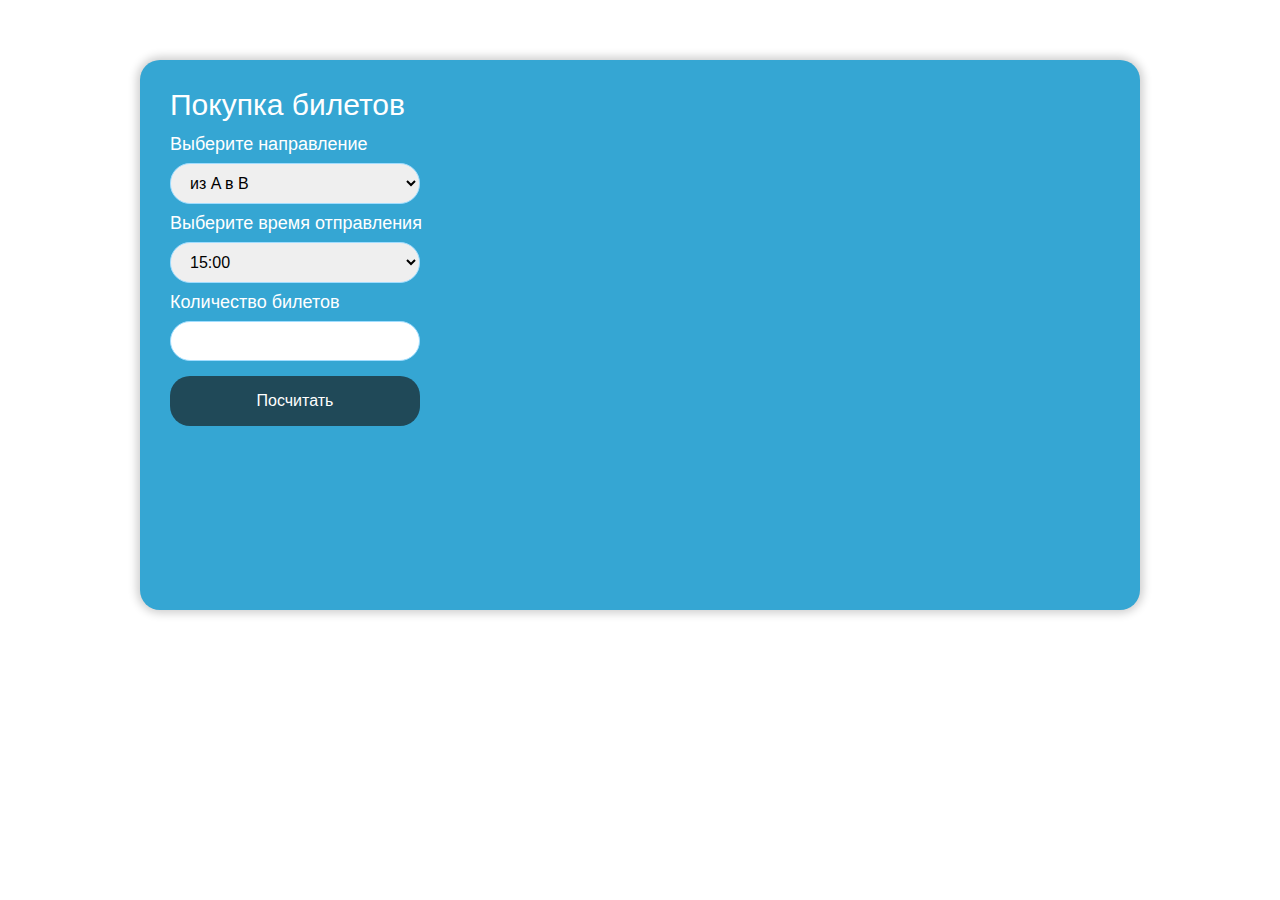
<file: js-2/index.html>
<!DOCTYPE html>
<html lang="ru">
<head>
   <meta charset="UTF-8">
   <meta http-equiv="X-UA-Compatible" content="IE=edge">
   <meta name="viewport" content="width=device-width, initial-scale=1.0">
   <link rel="stylesheet" href="./src/style/style.css">
   <title>JS-2</title>
</head>
<body>
   <div class="wrapper">
      <main class="tickets">
         <div class="tickets__container container">
            <div class="tickets__content">
               <h1 class="tickets__title">Покупка билетов</h1>
               <div class="tickets__destination destination">
                  <label class="destination__label" for="route">Выберите направление</label>
                  <select class="destination__select" name="route" id="route">
                     <option class="destination__option" value="fromA">из A в B</option>
                     <option class="destination__option" value="fromB">из B в A</option>
                     <option class="destination__option" value="fromAtoA">из A в B и обратно в А</option>
                  </select>
               </div>
               
               <div class="tickets__time time">
                  <label class="time__label" for="time">Выберите время отправления</label>
                  <!-- Подставляется значение из JS -->
               </div>
               
               <div class="tickets__quantity quantity">
                  <label class="quantity__label" for="num">Количество билетов</label>
                  <input class="quantity__input" id="num" type="number" min="1" max="30">
                  <button class="quantity__btn">Посчитать</button>
               </div>
            </div>
         </div>
      </main>
   </div>
  <script src="./src/js/script.js"></script>
</body>
</html>
</file>
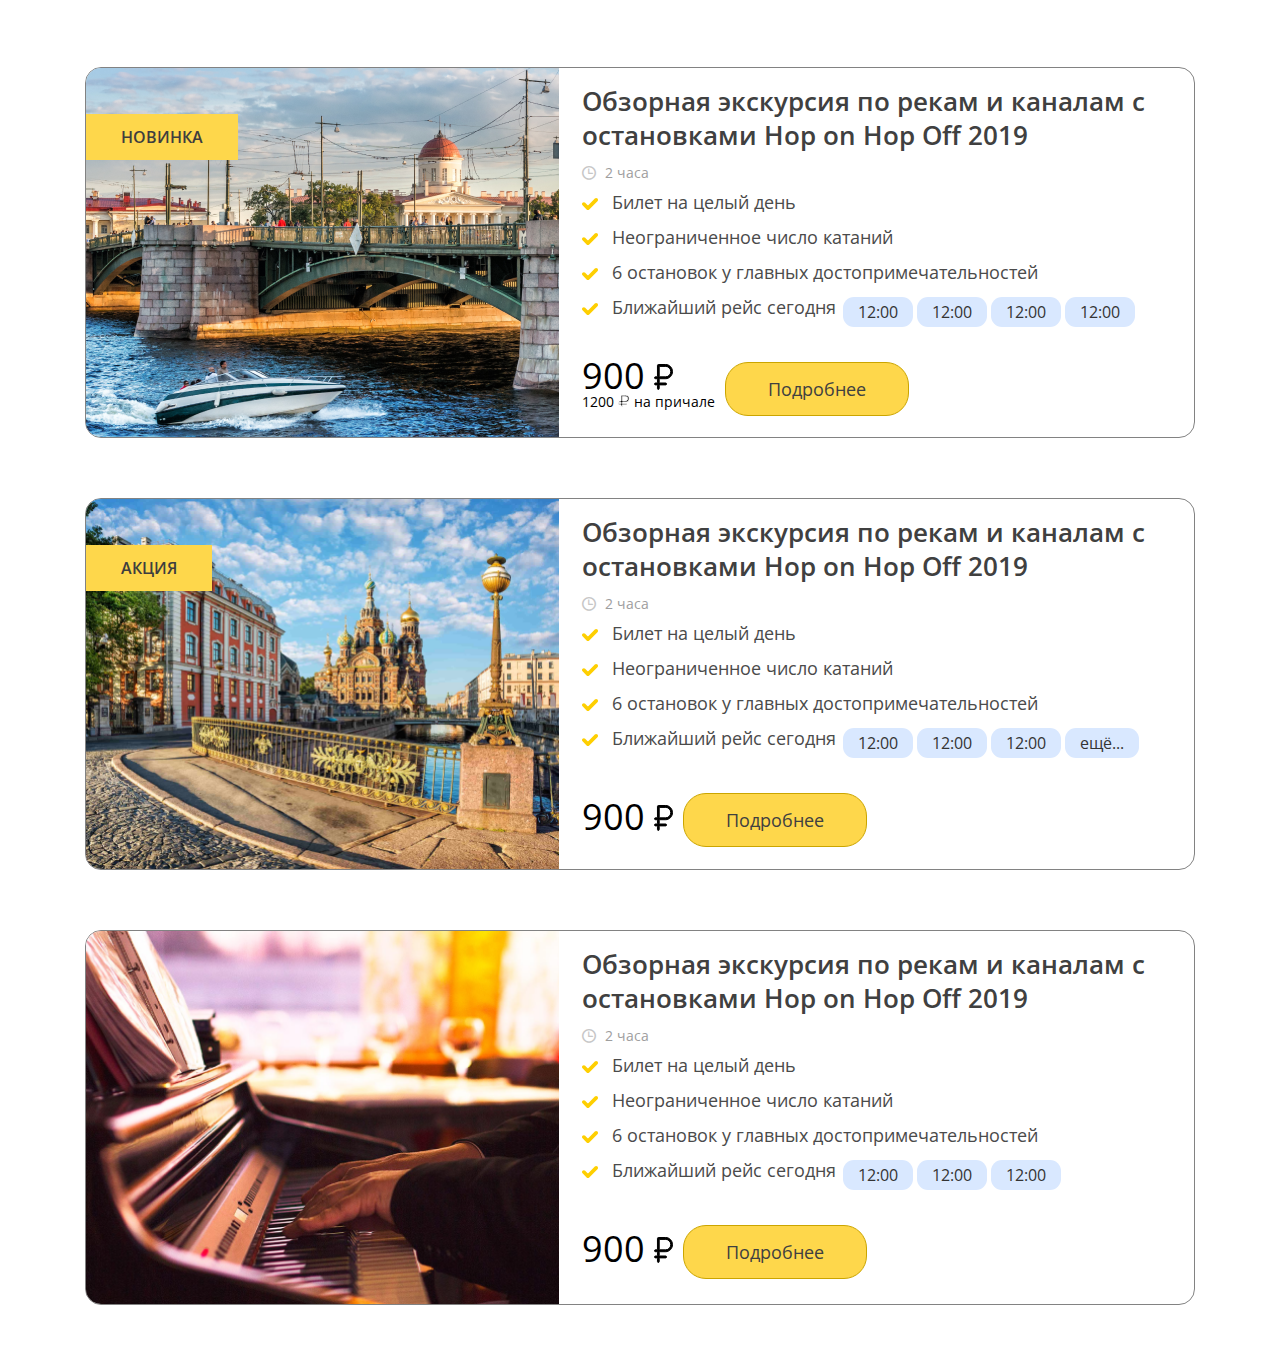
<file: task-1/index.html>
<!DOCTYPE html>
<html lang="en">
<head>
   <meta charset="UTF-8">
   <meta http-equiv="X-UA-Compatible" content="IE=edge">
   <meta name="viewport" content="width=device-width, initial-scale=1.0">
   <link rel="stylesheet" href="./src/assets/icons/icons.css">
   <link rel="stylesheet" href="./src/style/style.css">
   <title>Task-1</title>
</head>
<body>
   <main class="wrapper">
      <section class="cards">
         <div class="cards__container container">
            <div class="cards__items">
               <div class="cards__item item">
                  <div class="item__img">
                     <img src="./src/assets/img/01.png" alt="Река">
                  </div>
                  <div class="item__descr descr">
                     <p class="descr__time icon-clock">2 часа</p>
                     <h2 class="descr__title">Обзорная экскурсия по рекам и каналам  с остановками Hop on Hop Off 2019</h2>
                     <ul class="descr__list">
                        <li class="descr__item">Билет на целый день</li>
                        <li class="descr__item">Неограниченное число катаний</li>
                        <li class="descr__item">6 остановок у главных достопримечательностей</li>
                        <li class="descr__item todays-ship">
                           <p>Ближайший рейс сегодня</p>
                           <span class="descr__item-clock">
                              <span class="descr__item-time">12:00</span>
                              <span class="descr__item-time">12:00</span>
                              <span class="descr__item-time">12:00</span>
                              <span class="descr__item-time">12:00</span>
                           </span>
                        </li>
                     </ul>
                     <div class="descr__footer">
                        <div class="descr__price">
                           <p class="descr__amount">900 <img src="./src/assets/icons/ruble.svg" alt="Рублей"></p>
                           <p class="descr__ship">1200 <img src="./src/assets/icons/small-ruble.svg" alt="Рублей"> на причале</p>
                        </div>
                        <a href="#" class="descr__link">Подробнее</a>
                     </div>
                  </div>
                  <p class="item__status">Новинка</p>
               </div>
               <div class="cards__item item">
                  <div class="item__img">
                     <img src="./src/assets/img/02.png" alt="Река">
                  </div>
                  <div class="item__descr descr">
                     <p class="descr__time icon-clock">2 часа</p>
                     <h2 class="descr__title">Обзорная экскурсия по рекам и каналам  с остановками Hop on Hop Off 2019</h2>
                     <ul class="descr__list">
                        <li class="descr__item">Билет на целый день</li>
                        <li class="descr__item">Неограниченное число катаний</li>
                        <li class="descr__item">6 остановок у главных достопримечательностей</li>
                        <li class="descr__item todays-ship">
                           <p>Ближайший рейс сегодня</p>
                           <span class="descr__item-clock">
                              <span class="descr__item-time">12:00</span>
                              <span class="descr__item-time">12:00</span>
                              <span class="descr__item-time">12:00</span>
                              <span class="descr__item-time">12:00</span>
                              <span class="descr__item-time">12:00</span>
                              <span class="descr__item-time">12:00</span>
                              <span class="descr__item-time">12:00</span>
                           </span>
                        </li>
                     </ul>
                     <div class="descr__footer">
                        <div class="descr__price">
                           <p class="descr__amount">900 <img src="./src/assets/icons/ruble.svg" alt="Рублей"></p>
                        </div>
                        <a href="#" class="descr__link">Подробнее</a>
                     </div>
                  </div>
                  <p class="item__status">Акция</p>
               </div>
               <div class="cards__item item">
                  <div class="item__img">
                     <img src="./src/assets/img/03.png" alt="Река">
                  </div>
                  <div class="item__descr descr">
                     <p class="descr__time icon-clock">2 часа</p>
                     <h2 class="descr__title">Обзорная экскурсия по рекам и каналам  с остановками Hop on Hop Off 2019</h2>
                     <ul class="descr__list">
                        <li class="descr__item">Билет на целый день</li>
                        <li class="descr__item">Неограниченное число катаний</li>
                        <li class="descr__item">6 остановок у главных достопримечательностей</li>
                        <li class="descr__item todays-ship">
                           <p>Ближайший рейс сегодня</p>
                           <span class="descr__item-clock">
                              <span class="descr__item-time">12:00</span>
                              <span class="descr__item-time">12:00</span>
                              <span class="descr__item-time">12:00</span>
                           </span>
                        </li>
                     </ul>
                     <div class="descr__footer">
                        <div class="descr__price">
                           <p class="descr__amount">900 <img src="./src/assets/icons/ruble.svg" alt="Рублей"></p>
                        </div>
                        <a href="#" class="descr__link">Подробнее</a>
                     </div>
                  </div>
               </div>
            </div>
         </div>
      </section>
   </main>
   <script src="./src/js/script.js"></script>
</body>
</html>
</file>
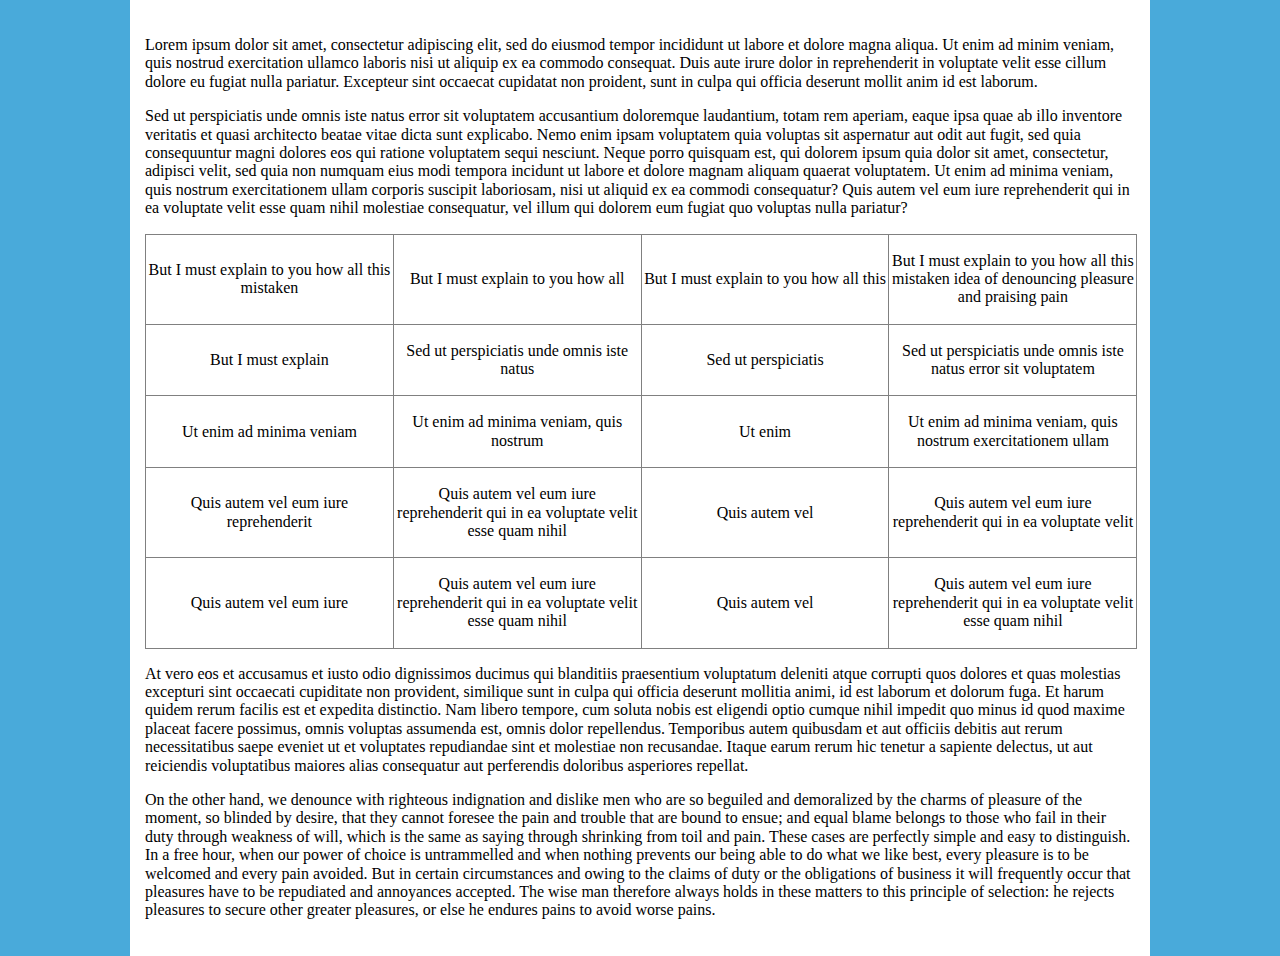
<file: task-2/index.html>
<!DOCTYPE html>
<html lang="en">
<head>
   <meta charset="UTF-8">
   <meta http-equiv="X-UA-Compatible" content="IE=edge">
   <meta name="viewport" content="width=device-width, initial-scale=1.0">
   <link rel="stylesheet" href="./src/style/style.css">
   <title>Document</title>
</head>
<body>
   <div class="blog">
      <p>
        Lorem ipsum dolor sit amet, consectetur adipiscing elit, sed do eiusmod tempor incididunt ut labore et dolore magna aliqua. Ut enim ad minim veniam, quis nostrud exercitation ullamco laboris nisi ut aliquip ex ea commodo consequat. Duis aute irure dolor in reprehenderit in voluptate velit esse cillum dolore eu fugiat nulla pariatur. Excepteur sint occaecat cupidatat non proident, sunt in culpa qui officia deserunt mollit anim id est laborum.
      </p>
      <p>
        Sed ut perspiciatis unde omnis iste natus error sit voluptatem accusantium doloremque laudantium, totam rem aperiam, eaque ipsa quae ab illo inventore veritatis et quasi architecto beatae vitae dicta sunt explicabo. Nemo enim ipsam voluptatem quia voluptas sit aspernatur aut odit aut fugit, sed quia consequuntur magni dolores eos qui ratione voluptatem sequi nesciunt. Neque porro quisquam est, qui dolorem ipsum quia dolor sit amet, consectetur, adipisci velit, sed quia non numquam eius modi tempora incidunt ut labore et dolore magnam aliquam quaerat voluptatem. Ut enim ad minima veniam, quis nostrum exercitationem ullam corporis suscipit laboriosam, nisi ut aliquid ex ea commodi consequatur? Quis autem vel eum iure reprehenderit qui in ea voluptate velit esse quam nihil molestiae consequatur, vel illum qui dolorem eum fugiat quo voluptas nulla pariatur?
      </p>

      <!-- Решением проблемы скролла является - удаление жестко поставленной высоты у table и добавление определенных стилей в файле css -->
      <table border="1" style="border-collapse: collapse; width: 100.23640661938533%;">
         <tbody>
         <tr style="height: 36px;">
            <td style="width: 25%; height: 36px; border-style: solid; text-align: center;">
               <span style="font-weight: 400;">But I must explain to you how all this mistaken</span>
            </td>
            <td style="width: 25%; height: 36px; border-style: solid;">
               <p>
                  <span style="font-weight: 400;"></span>
               </p>
               <p style="text-align: center;">
                  <span style="font-weight: 400;">But I must explain to you how all</span>
               </p>
               <p>
                  <span style="font-weight: 400;"></span>
               </p>
            </td>
            <td style="width: 25%; height: 36px; border-style: solid; text-align: center;">
               <span style="font-weight: 400;">But I must explain to you how all this</span>
            </td>
            <td style="width: 82.8017176331783%; height: 36px; border-style: solid; text-align: center;">
               <p>
                  <span style="font-weight: 400;"></span>
               </p>
               <p>
                  <span style="font-weight: 400;">But I must explain to you how all this mistaken idea of denouncing pleasure and praising pain</span>
               </p>
               <p>
                  <span style="font-weight: 400;"></span>
               </p>
            </td>
         </tr>
         <tr style="height: 18px;">
            <td style="width: 25%; height: 18px; border-style: solid; text-align: center;">
               <span style="font-weight: 400;">But I must explain  </span>
            </td>
            <td style="width: 25%; height: 18px; border-style: solid;">
               <p>
                  <span style="font-weight: 400;"></span>
               </p>
               <p style="text-align: center;">
                  <span style="font-weight: 400;">Sed ut perspiciatis unde omnis iste natus</span>
               </p>
               <p><span style="font-weight: 400;"></span></p>
            </td>
            <td style="width: 25%; height: 18px; border-style: solid; text-align: center;">
               <span style="font-weight: 400;">Sed ut perspiciatis</span>
            </td>
            <td style="width: 82.8017176331783%; height: 18px; border-style: solid; text-align: center;">
               <p>
                  <span style="font-weight: 400;"></span>
               </p>
               <p>
                  <span style="font-weight: 400;">Sed ut perspiciatis unde omnis iste natus error sit voluptatem</span>
               </p>
               <p>
                  <span style="font-weight: 400;"></span>
               </p>
            </td>
         </tr>
         <tr style="height: 54px;">
            <td style="width: 25%; border-style: solid; height: 54px; text-align: center;">
               <span style="font-weight: 400;">Ut enim ad minima veniam</span>
            </td>
            <td style="width: 25%; border-style: solid; height: 54px;">
               <p>
                  <span style="font-weight: 400;"></span>
               </p>
               <p style="text-align: center;">
                  <span style="font-weight: 400;">Ut enim ad minima veniam, quis nostrum</span>
               </p>
               <p>
                  <span style="font-weight: 400;"></span>
               </p>
            </td>
            <td style="width: 25%; border-style: solid; height: 54px; text-align: center;">
               <span style="font-weight: 400;">Ut enim</span>
            </td>
            <td style="width: 82.8017176331783%; border-style: solid; height: 54px; text-align: center;">
               <p>
                  <span style="font-weight: 400;"></span>
               </p>
               <p>
                  <span style="font-weight: 400;">Ut enim ad minima veniam, quis nostrum exercitationem ullam</span>
                  <span style="font-weight: 400;"></span>
               </p>
               <p>
                  <span style="font-weight: 400;"></span>
               </p>
            </td>
         </tr>
         <tr style="height: 72px;">
            <td style="width: 25%; border-style: solid; height: 72px; text-align: center;">
               <span style="font-weight: 400;">Quis autem vel eum iure reprehenderit</span>
            </td>
            <td style="width: 25%; border-style: solid; height: 72px;">
               <p>
                  <span style="font-weight: 400;"></span>
               </p>
               <p style="text-align: center;">
                  <span style="font-weight: 400;">Quis autem vel eum iure reprehenderit qui in ea voluptate velit esse quam nihil</span>
               </p>
               <p>
                  <span style="font-weight: 400;"></span>
               </p>
            </td>
            <td style="width: 25%; border-style: solid; height: 72px; text-align: center;">
               <span style="font-weight: 400;">Quis autem vel</span>
            </td>
            <td style="width: 82.8017176331783%; border-style: solid; height: 72px; text-align: center;">
               <span style="font-weight: 400;">Quis autem vel eum iure reprehenderit qui in ea voluptate velit</span>
            </td>
         </tr>
         <tr style="height: 54px;">
            <td style="width: 25%; border-style: solid; height: 54px; text-align: center;">
               <span style="font-weight: 400;">Quis autem vel eum iure</span>
            </td>
            <td style="width: 25%; border-style: solid; height: 54px;">
            <p>
               <span style="font-weight: 400;"></span>
            </p>
            <p style="text-align: center;">
               <span style="font-weight: 400;">Quis autem vel eum iure reprehenderit qui in ea voluptate velit esse quam nihil</span>
            </p>
            <p>
               <span style="font-weight: 400;"></span>
            </p>
            </td>
            <td style="width: 25%; border-style: solid; height: 54px; text-align: center;">
               <span style="font-weight: 400;">Quis autem vel</span>
            </td>
            <td style="width: 82.8017176331783%; border-style: solid; height: 54px; text-align: center;">
               <span style="font-weight: 400;">Quis autem vel eum iure reprehenderit qui in ea voluptate velit esse quam nihil</span>
            </td>
         </tr>
      </tbody>
    </table>
      
      <p>At vero eos et accusamus et iusto odio dignissimos ducimus qui blanditiis praesentium voluptatum deleniti atque corrupti quos dolores et quas molestias excepturi sint occaecati cupiditate non provident, similique sunt in culpa qui officia deserunt mollitia animi, id est laborum et dolorum fuga. Et harum quidem rerum facilis est et expedita distinctio. Nam libero tempore, cum soluta nobis est eligendi optio cumque nihil impedit quo minus id quod maxime placeat facere possimus, omnis voluptas assumenda est, omnis dolor repellendus. Temporibus autem quibusdam et aut officiis debitis aut rerum necessitatibus saepe eveniet ut et voluptates repudiandae sint et molestiae non recusandae. Itaque earum rerum hic tenetur a sapiente delectus, ut aut reiciendis voluptatibus maiores alias consequatur aut perferendis doloribus asperiores repellat.</p><p>On the other hand, we denounce with righteous indignation and dislike men who are so beguiled and demoralized by the charms of pleasure of the moment, so blinded by desire, that they cannot foresee the pain and trouble that are bound to ensue; and equal blame belongs to those who fail in their duty through weakness of will, which is the same as saying through shrinking from toil and pain. These cases are perfectly simple and easy to distinguish. In a free hour, when our power of choice is untrammelled and when nothing prevents our being able to do what we like best, every pleasure is to be welcomed and every pain avoided. But in certain circumstances and owing to the claims of duty or the obligations of business it will frequently occur that pleasures have to be repudiated and annoyances accepted. The wise man therefore always holds in these matters to this principle of selection: he rejects pleasures to secure other greater pleasures, or else he endures pains to avoid worse pains.</p>
    </div>
</body>
</html>
</file>
<file: js-2/src/style/style.css>
@charset "UTF-8";
/*Обнуление*/
* {
  padding: 0;
  margin: 0;
  border: 0;
}

*, *:before, *:after {
  -moz-box-sizing: border-box;
  -webkit-box-sizing: border-box;
  box-sizing: border-box;
}

:focus, :active {
  outline: none;
}

a:focus, a:active {
  outline: none;
}

nav, footer, header, aside {
  display: block;
}

html, body {
  height: 100%;
  width: 100%;
  font-size: 100%;
  line-height: 1;
  font-size: 14px;
  -ms-text-size-adjust: 100%;
  -moz-text-size-adjust: 100%;
  -webkit-text-size-adjust: 100%;
}

input, button, textarea {
  font-family: inherit;
}

input::-ms-clear {
  display: none;
}

button {
  cursor: pointer;
}

button::-moz-focus-inner {
  padding: 0;
  border: 0;
}

a, a:visited {
  text-decoration: none;
}

a:hover {
  text-decoration: none;
}

a {
  color: inherit;
}

ul li {
  list-style: none;
}

img {
  vertical-align: top;
}

svg {
  overflow: auto;
}

h1, h2, h3, h4, h5, h6 {
  font-size: inherit;
  font-weight: 400;
}

/*--------------------*/
html,
body {
  font-family: Arial, "Helvetica Neue", Helvetica, sans-serif;
  font-size: 18px;
  font-weight: 500;
}

select, input, button {
  border: 1px solid rgb(161, 221, 255);
  border-radius: 20px;
  padding: 10px 15px;
  font-size: 16px;
  width: 250px;
  display: block;
  font-family: Arial, "Helvetica Neue", Helvetica, sans-serif;
}

label {
  display: block;
  margin-bottom: 10px;
}

.container {
  max-width: 1000px;
  margin: 0 auto;
}

.wrapper {
  padding-top: 60px;
}

.tickets__container {
  min-height: 550px;
  border-radius: 20px;
  background: rgb(53, 166, 211);
  padding: 30px;
  color: #fff;
  box-shadow: 0px 0px 10px 3px rgba(0, 0, 0, 0.2);
  display: flex;
  justify-content: space-between;
}
.tickets__content {
  flex: 0 0 50%;
}
.tickets__title {
  font-size: 30px;
  margin-bottom: 15px;
}
.tickets__destination {
  margin-bottom: 10px;
}
.tickets__time {
  margin-bottom: 10px;
}
.tickets__quantity {
  margin-bottom: 10px;
}
.tickets__result {
  flex: 0 0 50%;
  padding: 15px;
  border-radius: 20px;
  border: 1px solid #eee;
  display: flex;
  flex-direction: column;
  justify-content: space-between;
}
.tickets__text {
  margin-bottom: 10px;
  line-height: 150%;
}
.tickets__submit {
  display: block;
  width: 100%;
  background: rgb(32, 73, 88);
  color: #fff;
  border: none;
  line-height: 30px;
  transition: all 0.3s;
}
.tickets__submit:hover {
  background: rgb(59, 138, 167);
}
.tickets__ship {
  display: flex;
  justify-content: center;
  margin-bottom: 10px;
}
.tickets__ship img {
  width: 150px;
}

.time-back {
  margin-bottom: 10px;
}

.destination__label {
  margin-right: 15px;
}

.time__select {
  margin-bottom: 10px;
}

.quantity__input {
  margin-bottom: 15px;
}
.quantity__btn {
  background: rgb(32, 73, 88);
  color: #fff;
  border: none;
  line-height: 30px;
  transition: all 0.3s;
}
.quantity__btn:hover {
  background: rgb(59, 138, 167);
}
</file>
<file: task-1/src/assets/icons/icons.css>
@font-face {
  font-family: 'icomoon';
  src:  url('fonts/icomoon.eot?xe1185');
  src:  url('fonts/icomoon.eot?xe1185#iefix') format('embedded-opentype'),
    url('fonts/icomoon.ttf?xe1185') format('truetype'),
    url('fonts/icomoon.woff?xe1185') format('woff'),
    url('fonts/icomoon.svg?xe1185#icomoon') format('svg');
  font-weight: normal;
  font-style: normal;
  font-display: block;
}

[class^="icon-"]:before, [class*=" icon-"]:before {
  /* use !important to prevent issues with browser extensions that change fonts */
  font-family: 'icomoon' !important;
  speak: never;
  font-style: normal;
  font-weight: normal;
  font-variant: normal;
  text-transform: none;
  line-height: 1;

  /* Better Font Rendering =========== */
  -webkit-font-smoothing: antialiased;
  -moz-osx-font-smoothing: grayscale;
}

.icon-check:before {
  content: "\e900";
}
.icon-clock:before {
  content: "\e901";
}
</file>
<file: task-1/src/style/style.css>
@charset "UTF-8";
/*Обнуление*/
@import url("https://fonts.googleapis.com/css2?family=Open+Sans:wght@400;600&display=swap");
* {
  padding: 0;
  margin: 0;
  border: 0;
}

*, *:before, *:after {
  -moz-box-sizing: border-box;
  -webkit-box-sizing: border-box;
  box-sizing: border-box;
}

:focus, :active {
  outline: none;
}

a:focus, a:active {
  outline: none;
}

nav, footer, header, aside {
  display: block;
}

html, body {
  height: 100%;
  width: 100%;
  font-size: 100%;
  line-height: 1;
  font-size: 14px;
  -ms-text-size-adjust: 100%;
  -moz-text-size-adjust: 100%;
  -webkit-text-size-adjust: 100%;
}

input, button, textarea {
  font-family: inherit;
}

input::-ms-clear {
  display: none;
}

button {
  cursor: pointer;
}

button::-moz-focus-inner {
  padding: 0;
  border: 0;
}

a, a:visited {
  text-decoration: none;
}

a:hover {
  text-decoration: none;
}

a {
  color: inherit;
}

ul li {
  list-style: none;
}

img {
  vertical-align: top;
}

svg {
  overflow: auto;
}

h1, h2, h3, h4, h5, h6 {
  font-size: inherit;
  font-weight: 400;
}

/*--------------------*/
.icon-clock:before {
  color: #C7C7C7;
}

html,
body {
  font-family: "Open Sans", sans-serif;
}

.hide {
  display: none;
}

@media (min-width: 320px) {
  .container {
    max-width: 370px;
    margin: 0 auto;
    padding: 0 15px;
  }
  .cards {
    padding: 26px 0;
  }
  .item {
    margin-bottom: 30px;
    position: relative;
    border: 0.3px solid #828282;
    border-radius: 16px;
    overflow: hidden;
    z-index: 1;
    display: flex;
    flex-direction: column;
  }
  .item:last-child {
    margin-bottom: 0;
  }
  .item__img {
    display: flex;
    justify-content: center;
    align-items: center;
  }
  .item__img img {
    width: 100%;
    object-fit: cover;
    height: 100%;
  }
  .item__status {
    position: absolute;
    left: 0;
    top: 40px;
    z-index: 2;
    background: #FED74B;
    padding: 8px 17px;
    text-transform: uppercase;
    font-weight: 600;
    font-size: 12px;
    line-height: 20px;
    color: #3E3E3E;
  }
  .descr {
    display: flex;
    flex-direction: column;
    padding: 14px 12px 18px;
  }
  .descr__time {
    font-size: 12px;
    line-height: 20px;
    color: #9E9E9E;
    margin-bottom: 10px;
  }
  .descr__time:before {
    margin-right: 9px;
    position: relative;
    top: 1px;
    width: 16px;
    height: 16px;
  }
  .descr__title {
    font-weight: 600;
    font-size: 14px;
    line-height: 22px;
    color: #404040;
    margin-bottom: 20px;
  }
  .descr__list {
    margin-bottom: 31px;
  }
  .descr__item {
    font-size: 14px;
    padding-left: 36px;
    line-height: 20px;
    color: #4B4B4B;
    background: url(../assets/icons/check-mark.svg) left 4px/16px 16px no-repeat;
    margin-bottom: 10px;
  }
  .descr__item:last-child {
    margin-bottom: 0;
  }
  .descr__item:last-child p {
    margin-bottom: 7px;
  }
  .descr__item-clock {
    display: flex;
    flex-wrap: wrap;
  }
  .descr__item-time {
    font-weight: 400;
    font-size: 14px;
    line-height: 24px;
    min-height: 24px;
    color: #343434;
    padding: 0 13px;
    background: #D9E8FF;
    border-radius: 11px;
    transition: all 0.3s;
    cursor: pointer;
    margin-right: 4px;
    margin-bottom: 4px;
  }
  .descr__item-time:last-child {
    margin-right: 0;
  }
  .descr__item-time:hover {
    background: #6BA6FF;
    box-shadow: 0px 2px 4px rgba(0, 0, 0, 0.25);
    color: #FFFFFF;
  }
  .descr__footer {
    display: flex;
    justify-content: space-between;
    align-items: center;
  }
  .descr__amount {
    font-size: 30px;
    line-height: 20px;
    color: #000000;
  }
  .descr__amount img {
    width: 15px;
    position: relative;
    top: 0;
  }
  .descr__ship {
    font-size: 10px;
    line-height: 20px;
    color: #000000;
  }
  .descr__ship img {
    position: relative;
    top: 6px;
    width: 9px;
  }
  .descr__link {
    font-weight: 400;
    font-size: 14px;
    line-height: 44px;
    background: #FED74B;
    border: 0.5px solid #CBA500;
    border-radius: 20px;
    padding: 0 41px;
    color: #404040;
    transition: all 0.3s;
  }
  .descr__link:hover {
    background: #CBA500;
    color: #000;
  }
  .todays-ship {
    display: flex;
    flex-wrap: wrap;
  }
  .todays-ship p {
    margin-right: 7px;
  }
}
@media (min-width: 768px) {
  .container {
    max-width: 1110px;
    margin: 0 auto;
    padding: 0 20px;
  }
  .cards {
    padding: 67px 0;
  }
  .item {
    flex-direction: row;
  }
  .item__img {
    flex: 0 0 320px;
  }
  .descr {
    display: flex;
    flex-direction: column;
    padding: 16px 17px 23px 23px;
  }
  .descr__title {
    order: -1;
    margin-bottom: 11px;
  }
  .descr__footer {
    justify-content: flex-start;
  }
  .descr__price {
    margin-right: 10px;
  }
}
@media (min-width: 1024px) {
  .container {
    max-width: 1150px;
    padding: 0 20px;
  }
  .item {
    margin-bottom: 60px;
  }
  .item:last-child {
    margin-bottom: 0;
  }
  .item__img {
    margin-right: 23px;
    flex: 0 0 473px;
  }
  .item__status {
    font-size: 16px;
    padding: 13px 35px;
    top: 46px;
  }
  .descr {
    padding: 16px 36px 20px 0;
  }
  .descr__time {
    margin-bottom: 9px;
    font-size: 14px;
  }
  .descr__title {
    font-size: 26px;
    line-height: 34px;
  }
  .descr__item {
    font-size: 18px;
    line-height: 20px;
    padding-left: 30px;
    margin-bottom: 15px;
  }
  .descr__item-time {
    font-size: 16px;
    line-height: 30px;
    padding: 0 15px;
  }
  .descr__amount {
    font-size: 36px;
  }
  .descr__amount img {
    width: 19px;
    top: -2px;
  }
  .descr__ship {
    font-size: 14px;
    line-height: 20px;
  }
  .descr__ship img {
    width: 12px;
    top: 3px;
  }
  .descr__link {
    line-height: 52px;
    padding: 0 42px;
    font-size: 18px;
    border-radius: 23px;
  }
}
</file>
<file: task-2/src/style/style.css>
/*! normalize.css v8.0.1 | MIT License | github.com/necolas/normalize.css */
/* Document
========================================================================== */
/**
* 1. Correct the line height in all browsers.
* 2. Prevent adjustments of font size after orientation changes in iOS.
*/
html {
  line-height: 1.15; /* 1 */
  -webkit-text-size-adjust: 100%; /* 2 */
}

/* Sections
   ========================================================================== */
/**
* Remove the margin in all browsers.
*/
body {
  margin: 0;
}

/**
* Render the `main` element consistently in IE.
*/
main {
  display: block;
}

/**
* Correct the font size and margin on `h1` elements within `section` and
* `article` contexts in Chrome, Firefox, and Safari.
*/
h1 {
  font-size: 2em;
  margin: 0.67em 0;
}

/* Grouping content
   ========================================================================== */
/**
* 1. Add the correct box sizing in Firefox.
* 2. Show the overflow in Edge and IE.
*/
hr {
  box-sizing: content-box; /* 1 */
  height: 0; /* 1 */
  overflow: visible; /* 2 */
}

/**
* 1. Correct the inheritance and scaling of font size in all browsers.
* 2. Correct the odd `em` font sizing in all browsers.
*/
pre {
  font-family: monospace, monospace; /* 1 */
  font-size: 1em; /* 2 */
}

/* Text-level semantics
   ========================================================================== */
/**
* Remove the gray background on active links in IE 10.
*/
a {
  background-color: transparent;
}

/**
* 1. Remove the bottom border in Chrome 57-
* 2. Add the correct text decoration in Chrome, Edge, IE, Opera, and Safari.
*/
abbr[title] {
  border-bottom: none; /* 1 */
  text-decoration: underline; /* 2 */
  text-decoration: underline dotted; /* 2 */
}

/**
* Add the correct font weight in Chrome, Edge, and Safari.
*/
b,
strong {
  font-weight: bolder;
}

/**
* 1. Correct the inheritance and scaling of font size in all browsers.
* 2. Correct the odd `em` font sizing in all browsers.
*/
code,
kbd,
samp {
  font-family: monospace, monospace; /* 1 */
  font-size: 1em; /* 2 */
}

/**
* Add the correct font size in all browsers.
*/
small {
  font-size: 80%;
}

/**
* Prevent `sub` and `sup` elements from affecting the line height in
* all browsers.
*/
sub,
sup {
  font-size: 75%;
  line-height: 0;
  position: relative;
  vertical-align: baseline;
}

sub {
  bottom: -0.25em;
}

sup {
  top: -0.5em;
}

/* Embedded content
   ========================================================================== */
/**
* Remove the border on images inside links in IE 10.
*/
img {
  border-style: none;
}

/* Forms
   ========================================================================== */
/**
* 1. Change the font styles in all browsers.
* 2. Remove the margin in Firefox and Safari.
*/
button,
input,
optgroup,
select,
textarea {
  font-family: inherit; /* 1 */
  font-size: 100%; /* 1 */
  line-height: 1.15; /* 1 */
  margin: 0; /* 2 */
}

/**
* Show the overflow in IE.
* 1. Show the overflow in Edge.
*/
button,
input { /* 1 */
  overflow: visible;
}

/**
* Remove the inheritance of text transform in Edge, Firefox, and IE.
* 1. Remove the inheritance of text transform in Firefox.
*/
button,
select { /* 1 */
  text-transform: none;
}

/**
* Correct the inability to style clickable types in iOS and Safari.
*/
button,
[type=button],
[type=reset],
[type=submit] {
  -webkit-appearance: button;
}

/**
* Remove the inner border and padding in Firefox.
*/
button::-moz-focus-inner,
[type=button]::-moz-focus-inner,
[type=reset]::-moz-focus-inner,
[type=submit]::-moz-focus-inner {
  border-style: none;
  padding: 0;
}

/**
* Restore the focus styles unset by the previous rule.
*/
button:-moz-focusring,
[type=button]:-moz-focusring,
[type=reset]:-moz-focusring,
[type=submit]:-moz-focusring {
  outline: 1px dotted ButtonText;
}

/**
* Correct the padding in Firefox.
*/
fieldset {
  padding: 0.35em 0.75em 0.625em;
}

/**
* 1. Correct the text wrapping in Edge and IE.
* 2. Correct the color inheritance from `fieldset` elements in IE.
* 3. Remove the padding so developers are not caught out when they zero out
*    `fieldset` elements in all browsers.
*/
legend {
  box-sizing: border-box; /* 1 */
  color: inherit; /* 2 */
  display: table; /* 1 */
  max-width: 100%; /* 1 */
  padding: 0; /* 3 */
  white-space: normal; /* 1 */
}

/**
* Add the correct vertical alignment in Chrome, Firefox, and Opera.
*/
progress {
  vertical-align: baseline;
}

/**
* Remove the default vertical scrollbar in IE 10+.
*/
textarea {
  overflow: auto;
}

/**
* 1. Add the correct box sizing in IE 10.
* 2. Remove the padding in IE 10.
*/
[type=checkbox],
[type=radio] {
  box-sizing: border-box; /* 1 */
  padding: 0; /* 2 */
}

/**
* Correct the cursor style of increment and decrement buttons in Chrome.
*/
[type=number]::-webkit-inner-spin-button,
[type=number]::-webkit-outer-spin-button {
  height: auto;
}

/**
* 1. Correct the odd appearance in Chrome and Safari.
* 2. Correct the outline style in Safari.
*/
[type=search] {
  -webkit-appearance: textfield; /* 1 */
  outline-offset: -2px; /* 2 */
}

/**
* Remove the inner padding in Chrome and Safari on macOS.
*/
[type=search]::-webkit-search-decoration {
  -webkit-appearance: none;
}

/**
* 1. Correct the inability to style clickable types in iOS and Safari.
* 2. Change font properties to `inherit` in Safari.
*/
::-webkit-file-upload-button {
  -webkit-appearance: button; /* 1 */
  font: inherit; /* 2 */
}

/* Interactive
   ========================================================================== */
/*
* Add the correct display in Edge, IE 10+, and Firefox.
*/
details {
  display: block;
}

/*
* Add the correct display in all browsers.
*/
summary {
  display: list-item;
}

/* Misc
   ========================================================================== */
/**
* Add the correct display in IE 10+.
*/
template {
  display: none;
}

/**
* Add the correct display in IE 10.
*/
[hidden] {
  display: none;
}

html {
  background-color: #49aada;
}

.blog {
  position: relative;
  margin: 0 auto;
  padding: 20px 15px;
  max-width: 990px;
  background-color: #fff;
}

@media (max-width: 375px) {
  table {
    display: block;
    overflow-x: auto;
  }
  tbody {
    display: block;
    height: 100%;
  }
}
</file>
